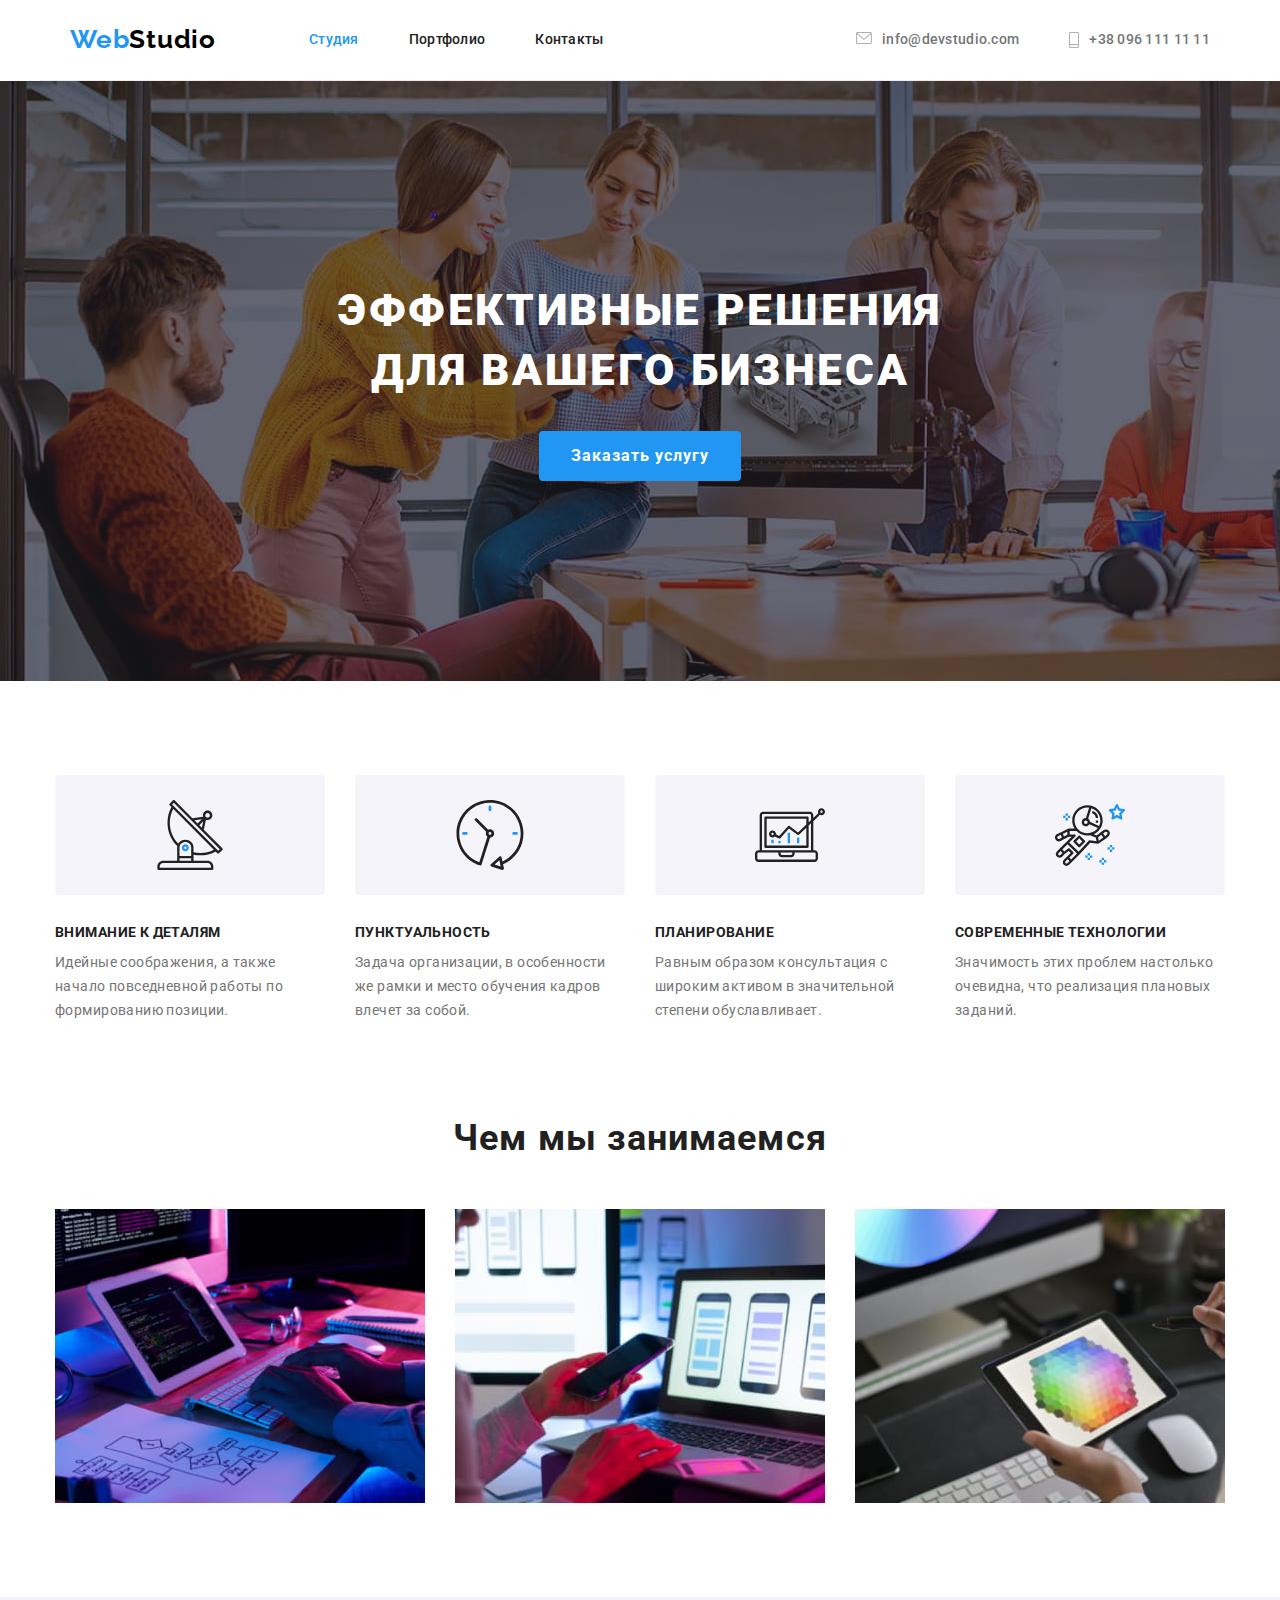
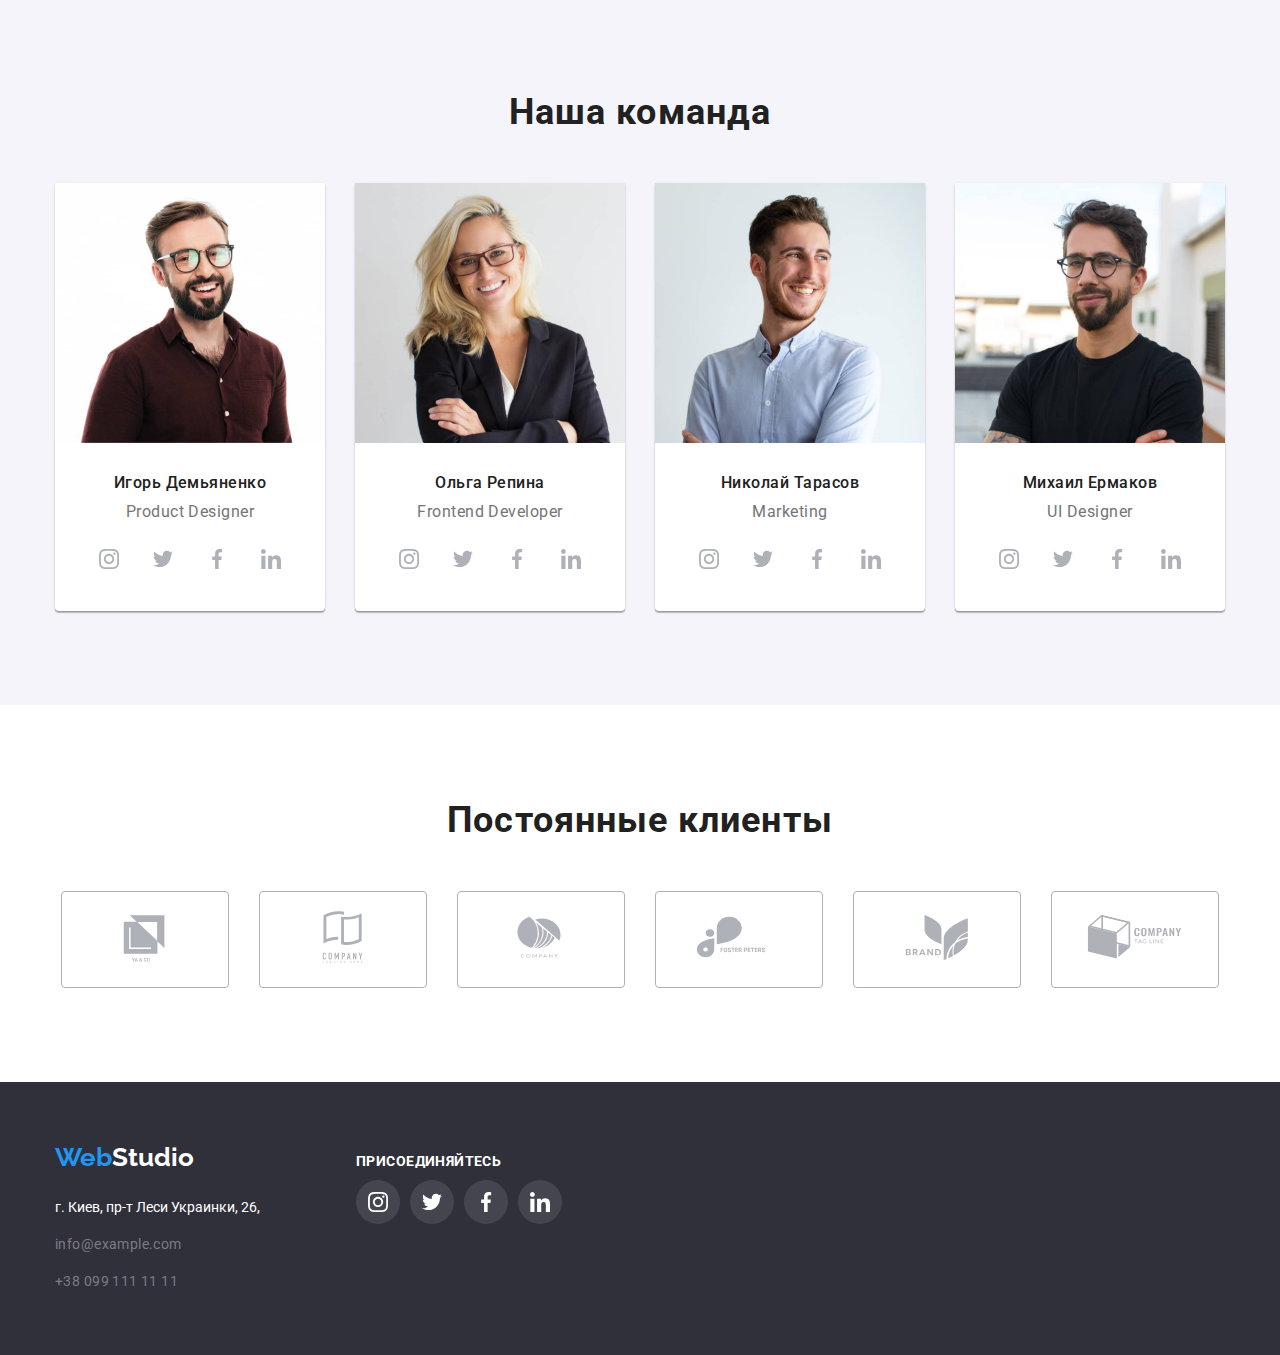
<file: index.html>
<!DOCTYPE html>
<html lang="ru">
<head>
    <meta charset="UTF-8">
    <meta http-equiv="X-UA-Compatible" content="IE=edge">
    <meta name="viewport" content="width=device-width, initial-scale=1.0">
    <title>Веб студия</title>
    <link rel="preconnect" href="https://fonts.googleapis.com">
    <link rel="preconnect" href="https://fonts.gstatic.com" crossorigin>
    <link href="https://fonts.googleapis.com/css2?family=Raleway:wght@700&family=Roboto:wght@400;500;700;900&display=swap" rel="stylesheet">
    <link rel="stylesheet" href="https://cdnjs.cloudflare.com/ajax/libs/modern-normalize/1.1.0/modern-normalize.min.css">
    <link rel="stylesheet" href="./css/styles.css">
</head>
<body>    
    <!-- Шапка страницы -->
 <header class="header page-header">
   <!-- The logo is always a link -->  
    <div class="container main-nav">   
          <a class="logo" lang="en" href="./index.html">        
          <span class="logo-part">Web</span>Studio
          </a>  
    
      <nav class="nav">      
        <ul class="site-nav list">
           <li class="site-nav item"><a class="site-nav-link current" href="./index.html">Студия</a></li>
           <li class="site-nav item"><a class="site-nav-link" href="./portfolio.html">Портфолио</a></li>
           <li class="site-nav item"><a class="site-nav-link" href="">Контакты</a></li>
        </ul>
      </nav>
        <ul class="auth-nav list">                       
          <li class="auth-nav item">       
            <a class="auth-nav-link" href="mailto:info@devstudio.com">
              <svg class="auth-nav-icon" width="16" height="12">
                <use href="./images/icons/symbol-defs.svg#icon-envelope"></use>
              </svg>              
              info@devstudio.com</a>
          </li>          
          <li class="auth-nav item">
            <a class="auth-nav-link" href="tel:+380961111111">
              <svg class="auth-nav-icon" width="10" height="16">
                <use href="./images/icons/symbol-defs.svg#icon-phone"></use>
              </svg>              
              +38 096 111 11 11</a>
          </li>
        </ul>   
    </div>    
 </header> 
   <!-- Уникальный контент страницы -->
<main>     
        <!-- Герой -->
         <section class="hero">
            <div class="container">
              <h1 class="hero-title">Эффективные решения для вашего бизнеса</h1>
              <button class="hero-button" type="button">Заказать услугу</button>  
            </div>              
        </section>   
 
     <!-- Features section -->
    <section class="section">
        <div class="container">
          <ul class="features-icon-list list">
            <li class="features-icon-item">
              <svg class="features-icon" width="70" height="70">
                <use href="./images/icons/symbol-defs.svg#icon-antenna"></use>
              </svg>
            </li> 
            <li class="features-icon-item">
              <svg class="features-icon" width="70" height="70">
                <use href="./images/icons/symbol-defs.svg#icon-clock"></use>
              </svg>
            </li> 
            <li class="features-icon-item">
              <svg class="features-icon" width="70" height="70">
                <use href="./images/icons/symbol-defs.svg#icon-diagram"></use>
              </svg>
            </li> 
            <li class="features-icon-item">
              <svg class="features-icon" width="70" height="70">
                <use href="./images/icons/symbol-defs.svg#icon-astronaut"></use>
              </svg>
            </li> 
          </ul>
            <h2 class="features-title centered" hidden>Методы работы</h2>
            <ul class="features list">
                <li class="features-item">
                    <h3 class="features title">Внимание к деталям</h3>
                    <p class="features-text">Идейные соображения, а также начало повседневной работы по формированию позиции.</p>                    
                </li>
                <li class="features-item">
                    <h3 class="features title">Пунктуальность</h3>
                    <p class="features-text">Задача организации, в особенности же рамки и место обучения кадров влечет за собой.</p>
                </li>
                <li class="features-item">
                    <h3 class="features title">Планирование</h3>
                    <p class="features-text">Равным образом консультация с широким активом в значительной степени обуславливает.</p>
                </li>
                <li class="features-item">
                    <h3 class="features title">Современные технологии</h3>
                    <p class="features-text">Значимость этих проблем настолько очевидна, что реализация плановых заданий.</p>
                </li>
            </ul>
        </div>
    </section>
    <!--Чем мы занимаемся-->
        <section class="section nopadding">
        <div class="container">
          <h2 class="work-title centered">Чем мы занимаемся</h2>
          <ul class="work list">
            <li class="work-item">
                <img lang="ru" src="./images/box1.jpg" alt="разработка програмного обеспечения" width="370" />
            </li>
            <li class="work-item">
                <img lang="ru" src="./images/box2.jpg" alt="работа с мобильным приложением" width="370" /> 
            </li>
            <li class="work-item">
                <img lang="ru" src="./images/box3.jpg" alt="подготовка палитры цветов" width="370" />
            </li>        
          </ul>  
        </div>        
    </section>
    <!--Наша команда-->
    <section class="section team" >
        <div class="container">
          <h2 class="team-titeled centered">Наша команда</h2>
          <ul class="team list">
            <li class="team-list-item">
                <div>
                <img class="card-img" src="./images/teamphoto1.jpg" alt="фотография дизайнера" width="270"/> 
                </div>
                <div class="team-card">
                  <h3 class="team-title">Игорь Демьяненко</h3>
                  <p class="team-text" lang="en">Product Designer</p> 
                  <ul class="social-list list">
                    <li class="social-list-item">
                      <a href="" class="social-list-link link" target="_blank">
                        <svg class="social-list-icon" width="20" height="20">
                          <use href="./images/icons/symbol-defs.svg#icon-instagram"></use>
                        </svg>
                      </a>
                    </li>

                    <li class="social-list-item">
                      <a href="" class="social-list-link link" target="_blank">
                        <svg class="social-list-icon" width="20" height="20">
                          <use href="./images/icons/symbol-defs.svg#icon-twitter"></use>
                        </svg>
                      </a>
                    </li>

                    <li class="social-list-item">
                      <a href="" class="social-list-link link" target="_blank">
                        <svg class="social-list-icon" width="20" height="20">
                          <use href="./images/icons/symbol-defs.svg#icon-facebook"></use>
                        </svg>
                      </a>
                    </li>

                    <li class="social-list-item">
                      <a href="" class="social-list-link link" target="_blank">
                        <svg class="social-list-icon" width="20" height="20">
                          <use href="./images/icons/symbol-defs.svg#icon-linkedin"></use>
                        </svg>
                      </a>
                    </li>
                  </ul>
                                  
                </div>                
            </li>
            <li class="team-list-item">
                <img src="./images/teamphoto2.jpg" alt="фотография разработчика" width="270"/> 
                <div class="team-card">
                  <h3 class="team-title">Ольга Репина</h3>
                  <p class="team-text" lang="en">Frontend Developer</p>
                  <ul class="social-list list">
                    <li class="social-list-item">
                      <a href="" class="social-list-link link" target="_blank" aria-label="Instagram ссылка">
                        <svg class="social-list-icon" width="20" height="20">
                          <use href="./images/icons/symbol-defs.svg#icon-instagram"></use>
                        </svg>
                      </a>
                    </li>
                  
                    <li class="social-list-item">
                      <a href="" class="social-list-link link" target="_blank" aria-label="Twitter ссылка">
                        <svg class="social-list-icon" width="20" height="20">
                          <use href="./images/icons/symbol-defs.svg#icon-twitter"></use>
                        </svg>
                      </a>
                    </li>
                  
                    <li class="social-list-item">
                      <a href="" class="social-list-link link" target="_blank" aria-label="Facebook ссылка">
                        <svg class="social-list-icon" width="20" height="20">
                          <use href="./images/icons/symbol-defs.svg#icon-facebook"></use>
                        </svg>
                      </a>
                    </li>
                  
                    <li class="social-list-item">
                      <a href="" class="social-list-link link" target="_blank" aria-label="Linkedin ссылка">
                        <svg class="social-list-icon" width="20" height="20">
                          <use href="./images/icons/symbol-defs.svg#icon-linkedin"></use>
                        </svg>
                      </a>
                    </li>
                  </ul>
                </div>                
            </li>
            <li class="team-list-item">
                <img src="./images/teamphoto3.jpg" alt="фотография маркетолога" width="270"/> 
                <div class="team-card">
                  <h3 class="team-title">Николай Тарасов</h3>
                  <p class="team-text" lang="en">Marketing</p>
                  <ul class="social-list list">
                    <li class="social-list-item">
                      <a href="" class="social-list-link link" target="_blank" aria-label="Instagram ссылка">
                        <svg class="social-list-icon" width="20" height="20">
                          <use href="./images/icons/symbol-defs.svg#icon-instagram"></use>
                        </svg>
                      </a>
                    </li>
                  
                    <li class="social-list-item">
                      <a href="" class="social-list-link link" target="_blank" aria-label="Twitter ссылка">
                        <svg class="social-list-icon" width="20" height="20">
                          <use href="./images/icons/symbol-defs.svg#icon-twitter"></use>
                        </svg>
                      </a>
                    </li>
                  
                    <li class="social-list-item">
                      <a href="" class="social-list-link link" target="_blank" aria-label="Facebook ссылка">
                        <svg class="social-list-icon" width="20" height="20">
                          <use href="./images/icons/symbol-defs.svg#icon-facebook"></use>
                        </svg>
                      </a>
                    </li>
                  
                    <li class="social-list-item">
                      <a href="" class="social-list-link link" target="_blank" aria-label="Linkedin ссылка">
                        <svg class="social-list-icon" width="20" height="20">
                          <use href="./images/icons/symbol-defs.svg#icon-linkedin"></use>
                        </svg>
                      </a>
                    </li>
                  </ul>
                </div>                
            </li>
            <li class="team-list-item">
                <img src="./images/teamphoto4.jpg" alt="фотография дизайнера интерфейсов" width="270"/> 
                <div class="team-card">
                  <h3 class="team-title">Михаил Ермаков</h3>
                  <p class="team-text" lang="en">UI Designer</p>
                  <ul class="social-list list">
                    <li class="social-list-item">
                      <a href="" class="social-list-link link" target="_blank" aria-label="Instagram ссылка">
                        <svg class="social-list-icon" width="20" height="20">
                          <use href="./images/icons/symbol-defs.svg#icon-instagram"></use>
                        </svg>
                      </a>
                    </li>
                  
                    <li class="social-list-item">
                      <a href="" class="social-list-link link" target="_blank" aria-label="Twitter ссылка">
                        <svg class="social-list-icon" width="20" height="20">
                          <use href="./images/icons/symbol-defs.svg#icon-twitter"></use>
                        </svg>
                      </a>
                    </li>
                  
                    <li class="social-list-item">
                      <a href="" class="social-list-link link" target="_blank" aria-label="Facebook ссылка">
                        <svg class="social-list-icon" width="20" height="20">
                          <use href="./images/icons/symbol-defs.svg#icon-facebook"></use>
                        </svg>
                      </a>
                    </li>
                  
                    <li class="social-list-item">
                      <a href="" class="social-list-link link" target="_blank" aria-label="Linkedin ссылка">
                        <svg class="social-list-icon" width="20" height="20">
                          <use href="./images/icons/symbol-defs.svg#icon-linkedin"></use>
                        </svg>
                      </a>
                    </li>
                  </ul>
                </div>                
            </li>
          </ul>   
        </div>        
    </section> 
    <!-- Постоянные клиенты -->
      <section class="section">
      <div class="container">
        <h2 class="clients-titled">Постоянные клиенты</h2>
        <ul class="clients-list list">
          <li class="clients-list-item">
              <svg class="clients-list-icon" width="106" height="60">
                <use href="./images/icons/symbol-defs.svg#icon-Logo"></use>
              </svg>            
          </li> 
          <li class="clients-list-item"> 
              <svg class="clients-list-icon" width="106" height="60">
                <use href="./images/icons/symbol-defs.svg#icon-Logo-1"></use>
              </svg>            
          </li> 
          <li class="clients-list-item"> 
              <svg class="clients-list-icon" width="106" height="60">
                <use href="./images/icons/symbol-defs.svg#icon-Logo-2"></use>
              </svg>           
          </li> 
          <li class="clients-list-item"> 
              <svg class="clients-list-icon" width="106" height="60">
                <use href="./images/icons/symbol-defs.svg#icon-Logo-3"></use>
              </svg>                       
          </li> 
          <li class="clients-list-item">            
              <svg class="clients-list-icon" width="106" height="60">
                <use href="./images/icons/symbol-defs.svg#icon-Logo-4"></use>
              </svg>            
          </li> 
          <li class="clients-list-item">            
              <svg class="clients-list-icon" width="106" height="60">
                <use href="./images/icons/symbol-defs.svg#icon-Logo-5"></use>
              </svg>            
          </li>         
          
        </ul>

      </div>
      </section>
</main>
    <!--Подвал страницы-->
    <footer class="footer page-footer">
        <div class="container common-footer">
          <div class="footer-main">
           <a class="footer-logo" lang="en" href="./index.html">        
           <span class="logo-part">Web</span>Studio
           </a>
           <address class="address">
            <p class="footer-address">
              г. Киев,
              пр-т Леси Украинки, 26,
            </p>
            
            <ul class="footer list">
              <li class="footer-link-mail"><a class="footer-link" href="mailto:info@example.com">info@example.com</a></li>
              <li><a class="footer-contact-link" href="tel:+380991111111">+38 099 111 11 11</a></li>          
            </ul>   
           </address>
          </div>
          <div class="footer-social">
            <p class="footer-social-title title">присоединяйтесь</p>
            <ul class="footer-social-list list">
              <li class="footer-social-item">
                <a class="footer-social-link link" href="" target="_blank" aria-label="Instagram ссылка">
                  <svg class="footer-social-icon" width="20" height="20">
                    <use href="./images/icons/symbol-defs.svg#icon-instagram"></use>
                  </svg>
                </a>
              </li>
              <li class="footer-social-item">
              <a class="footer-social-link link" href="" target="_blank" aria-label="Twitter ссылка">
                <svg class="footer-social-icon" width="20" height="20">
                  <use href="./images/icons/symbol-defs.svg#icon-twitter"></use>
                </svg>
              </a>
              </li>
              <li class="footer-social-item">
              <a class="footer-social-link link" href="" target="_blank" aria-label="Facebook ссылка">
                <svg class="footer-social-icon" width="20" height="20">
                  <use href="./images/icons/symbol-defs.svg#icon-facebook"></use>
                </svg>
              </a>
              </li>
              <li class="footer-social-item">
              <a class="footer-social-link link" href="" target="_blank" aria-label="Linkedin ссылка">
                <svg class="footer-social-icon" width="20" height="20">
                  <use href="./images/icons/symbol-defs.svg#icon-linkedin"></use>
                </svg>
              </a>
              </li>
            </ul>
          </div>
        </div> 
        
    </footer>   
</body>
</html>
</file>
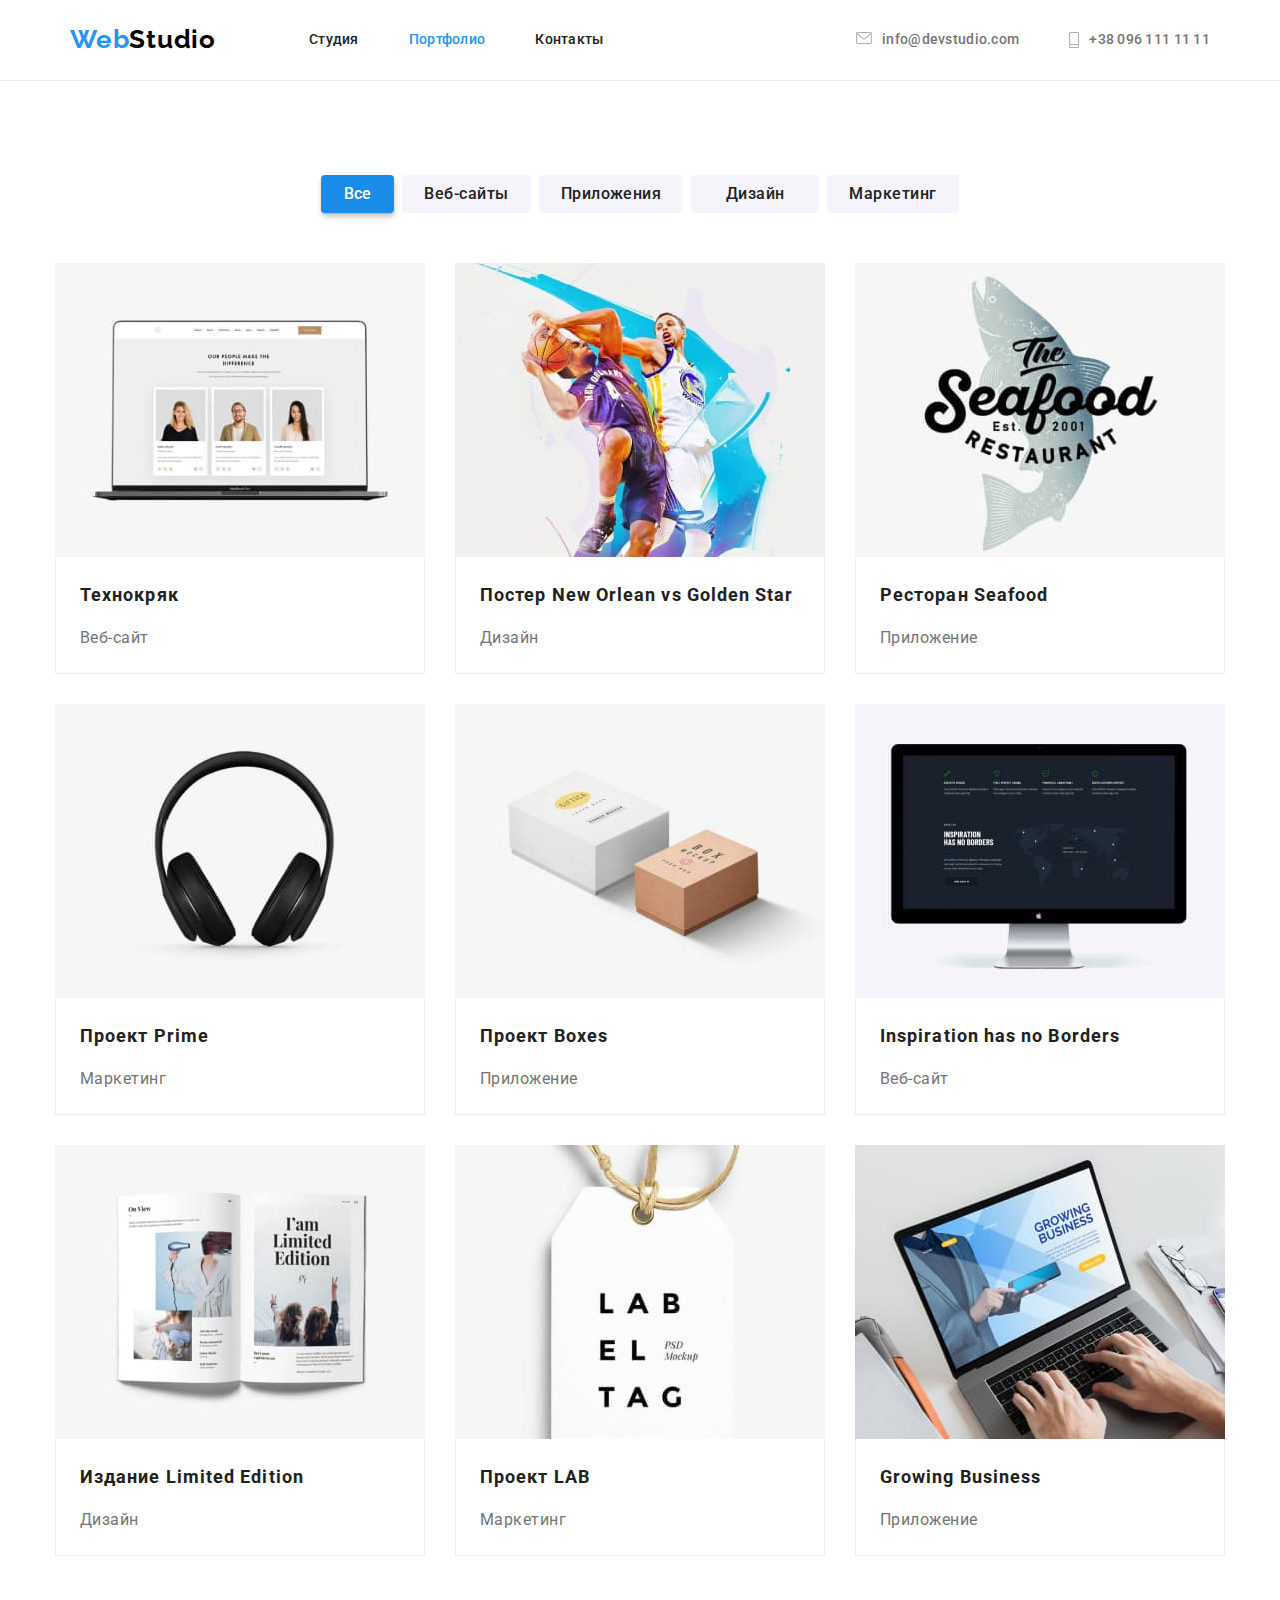
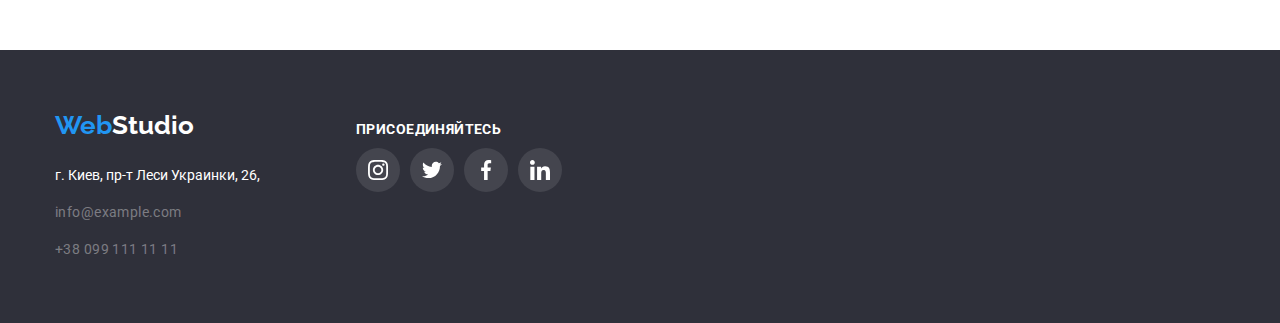
<file: portfolio.html>
<!DOCTYPE html>
<html lang="ru">
<head>
    <meta charset="UTF-8">
    <meta http-equiv="X-UA-Compatible" content="IE=edge">
    <meta name="viewport" content="width=device-width, initial-scale=1.0">
    <title>Портфолио</title>
    <link rel="preconnect" href="https://fonts.googleapis.com">
    <link rel="preconnect" href="https://fonts.gstatic.com" crossorigin>
    <link href="https://fonts.googleapis.com/css2?family=Raleway:wght@700&family=Roboto:wght@400;500;700;900&display=swap" rel="stylesheet">
    <link rel="stylesheet" href="https://cdnjs.cloudflare.com/ajax/libs/modern-normalize/1.1.0/modern-normalize.min.css">
    <link rel="stylesheet" href="./css/styles.css">
</head>
<body>
    <!-- Шапка страницы -->
   
<header class="header">
  <div class="page-header">
    <!-- The logo is always a link -->
    <div class="container main-nav">
          <a class="logo" lang="en" href="./index.html" >
          <span class="logo-part">Web</span>Studio
          </a>  
    
       <nav class="nav">    
            <ul class="site-nav list">
                 <li class="site-nav item"><a class="site-nav-link" href="./index.html">Студия</a></li>
                 <li class="site-nav item"><a class="site-nav-link current" href="./portfolio.html">Портфолио</a></li>
                 <li class="site-nav item"><a class="site-nav-link" href="">Контакты</a></li>
            </ul>
        </nav>
             <ul class="auth-nav list">
                 <li class="auth-nav item">
                   <a class="auth-nav-link" href="mailto:info@devstudio.com">
                    <svg class="auth-nav-icon" width="16" height="12">
                      <use href="./images/icons/symbol-defs.svg#icon-envelope"></use>
                    </svg>
                    info@devstudio.com</a></li>
                 <li class="auth-nav item">
                   <a class="auth-nav-link" href="tel:+380961111111">
                    <svg class="auth-nav-icon" width="10" height="16">
                      <use href="./images/icons/symbol-defs.svg#icon-phone"></use>
                    </svg>
                    +38 096 111 11 11</a></li>
             </ul> 
    </div> 
  </div>     
</header>

<!-- Уникальный контент страницы -->
<main class="main">
    <section class="section">
        <div class="container">
         <!-- Спрятать комментарий 
          фильтр-->
          <h1 class="filters-title" hidden>Наши проекты</h1>
            <ul class="filters-list list">
              <li class="filters item"><button class="button primary current" type="button">Все</button></li>
              <li class="filters item"><button class="button secondary" type="button">Веб-сайты</button></li>
              <li class="filters item"><button class="button secondary" type="button">Приложения</button></li>
              <li class="filters item"><button class="button secondary" type="button">Дизайн</button></li>
              <li class="filters item"><button class="button secondary" type="button">Маркетинг</button></li>
            </ul>
          
                <ul class="projects-list list">
                    
                    <li class="projects-item">
                      <img src="./images/project1.jpg" alt="технокряк веб сайт" width="370">
                      <div class="card-content">
                      <h2 class="projects-title title">Технокряк</h2>
                      <p class="projects-text">Веб-сайт</p>
                      </div>                       
                     </li>
                                        
                    <li class="projects-item">
                      <img src="./images/project2.jpg" alt="дизайн постера" width="370">
                      <div class="card-content">
                      <h2 class="projects-title title" lang="en">Постер New Orlean vs Golden Star</h2>
                      <p class="projects-text">Дизайн</p>
                      </div>
                    </li>
                                        
                    <li class="projects-item">
                      <img src="./images/project3.jpg" alt="логотип ресторана" width="370">
                      <div class="card-content">
                      <h2 class="projects-title title" >Ресторан <span lang="en">Seafood</span></h2>
                      <p class="projects-text">Приложение</p>
                      </div>
                    </li>
                                        
                    <li class="projects-item">
                      <img src="./images/project4.jpg" alt="наушники" width="370">
                      <div class="card-content">
                      <h2 class="projects-title title" >Проект <span lang="en">Prime</span></h2>
                      <p class="projects-text">Маркетинг</p>
                      </div>
                    </li>
                                        
                    <li class="projects-item">
                      <img src="./images/project5.jpg" alt="две коробки" width="370">
                      <div class="card-content">
                      <h2 class="projects-title title" >Проект <span lang="en">Boxes</span></h2>
                      <p class="projects-text">Приложение</p>
                      </div>
                    </li>
                                        
                    <li class="projects-item">
                      <img src="./images/project6.jpg" alt="компьютер моноблок" width="370">
                      <div class="card-content">
                      <h2 class="projects-title title" lang="en">Inspiration has no Borders</h2>
                      <p class="projects-text">Веб-сайт</p>
                      </div>
                    </li>
                                        
                    <li class="projects-item">
                      <img src="./images/project7.jpg" alt="открытая книга" width="370">
                      <div class="card-content">
                      <h2 class="projects-title title" >Издание <span lang="en">Limited Edition</span></h2>
                      <p class="projects-text">Дизайн</p>
                      </div>
                    </li>
                                        
                    <li class="projects-item">
                      <img src="./images/project8.jpg" alt="бирка с логотипом" width="370">
                      <div class="card-content">
                      <h2 class="projects-title title" >Проект <span lang="en">LAB</span></h2>
                      <p class="projects-text">Маркетинг</p>
                      </div>
                    </li>
                                        
                    <li class="projects-item">
                      <img src="./images/project9.jpg" alt="человек работающий за ноутбуком" width="370">
                      <div class="card-content">
                      <h2 class="projects-title title" lang="en">Growing Business</h2>
                      <p class="projects-text">Приложение</p>
                      </div>
                    </li>
                    
                </ul>          
        </div>
    </section>
</main>
<!--Подвал страницы-->
<footer class="footer page-footer">
    <div class="container common-footer">
      <div class="footer-main">
        <a class="footer-logo" lang="en" href="./index.html">
          <span class="logo-part">Web</span>Studio
        </a>
        <address class="address">
          <p class="footer-address">
            г. Киев,
            пр-т Леси Украинки, 26,
          </p>
    
          <ul class="footer list">
            <li class="footer-link-mail"><a class="footer-link" href="mailto:info@example.com">info@example.com</a></li>
            <li><a class="footer-contact-link" href="tel:+380991111111">+38 099 111 11 11</a></li>
          </ul>
        </address>
      </div>
      <div class="footer-social">
        <p class="footer-social-title title">присоединяйтесь</p>
        <ul class="footer-social-list list">
          <li class="footer-social-item">
            <a class="footer-social-link link" href="" target="_blank" aria-label="Instagram ссылка">
              <svg class="footer-social-icon" width="20" height="20">
                <use href="./images/icons/symbol-defs.svg#icon-instagram"></use>
              </svg>
            </a>
          </li>
          <li class="footer-social-item">
            <a class="footer-social-link link" href="" target="_blank" aria-label="Twitter ссылка">
              <svg class="footer-social-icon" width="20" height="20">
                <use href="./images/icons/symbol-defs.svg#icon-twitter"></use>
              </svg>
            </a>
          </li>
          <li class="footer-social-item">
            <a class="footer-social-link link" href="" target="_blank" aria-label="Facebook ссылка">
              <svg class="footer-social-icon" width="20" height="20">
                <use href="./images/icons/symbol-defs.svg#icon-facebook"></use>
              </svg>
            </a>
          </li>
          <li class="footer-social-item">
            <a class="footer-social-link link" href="" target="_blank" aria-label="Linkedin ссылка">
              <svg class="footer-social-icon" width="20" height="20">
                <use href="./images/icons/symbol-defs.svg#icon-linkedin"></use>
              </svg>
            </a>
          </li>
        </ul>
      </div>
    </div>
</footer>    
</body>
</html>
</file>
<file: css/styles.css>
:root {
  --main-text-color: #212121;
  --paragraph-text-color: #757575;
  --accent-color: #2196f3;
  --accessorial-text-color-transparency: #ffffff60;
  --accessorial-text-color: #ffffff;
  --button-accent-color: #188ce8;
  --logo-text-color: #000000;
  --accent-bg-color: #2f303a;
  --portfolio-main-color: #e5e5e5;
  --buttom-bg-color: #f5f4fa;
  --card-shadow: 0px 1px 3px rgba(0, 0, 0, 0.12),
    0px 1px 1px rgba(0, 0, 0, 0.14), 0px 2px 1px rgba(0, 0, 0, 0.2);
  --header-border-color: #ececec;
  --container-projects-border: #eeeeee;
  --hero-overlay: rgba(47, 48, 58, 0.4);
  --icon-color: #afb1b8;
  --portfolio-projects-shadow: 0px 1px 1px rgba(0, 0, 0, 0.12),
    0px 4px 4px rgba(0, 0, 0, 0.06), 1px 4px 6px rgba(0, 0, 0, 0.16);
  --filters-shadow: 0px 1px 1px rgba(0, 0, 0, 0.12),
    0px 4px 4px rgba(0, 0, 0, 0.06), 1px 4px 6px rgba(0, 0, 0, 0.16);
}

/* цвет героя background: #2F303A; */
/* основной цвет хедера ;  */
/*  цвет секции наша команда #F5F4FA; */
/* цвет секции наша команда #E5E5E5; */
/* основной цвет текста */

html {
  box-sizing: border-box;
}
*,
*::before,
*::after {
  box-sizing: inherit;
}

body {
  margin: 0;
  font-family: "Roboto", "sans-serif";
  font-size: 14px;

  color: var(--paragraph-text-color);
}

h1,
h2,
h3,
p {
  margin: 0;
}

img {
  display: block;
  max-width: 100%;
  height: auto;
}

.container,
.page-header {
  width: 1200px;
  margin: 0 auto;
  padding: 0 15px;
}

.header {
  background-color: var(--accessorial-text-color);
  border-bottom: 1px solid var(--header-border-color);
}

.page-header {
  display: flex;
  align-items: center;
}

/* main-nav */

.main-nav {
  display: flex;
}

/* logo */
.logo {
  display: inline-block;
  padding-top: 24px;
  padding-bottom: 25px;

  font-family: "Raleway", "sans-serif";
  font-weight: 700;
  font-size: 26px;
  line-height: 1.2;
  letter-spacing: 0.03em;
  text-decoration: none;
  color: var(--logo-text-color);
}

.logo-part {
  color: var(--accent-color);
}

.list {
  padding: 0;
  margin: 0;

  list-style: none;
}

.nav {
  margin-left: 93px;
}
/* site nav */

.site-nav {
  display: flex;
  margin-inline-start: auto;
}

.site-nav .item + .item {
  margin-left: 50px;
}

.site-nav-link {
  display: block;
  padding-top: 32px;
  padding-bottom: 32px;

  font-weight: 500;
  font-size: 14px;
  line-height: 1.14;
  letter-spacing: 0.02em;
  text-decoration: none;

  color: var(--main-text-color);
}

.site-nav-link:hover,
.site-nav-link:focus,
.auth-nav-link:hover,
.auth-nav-link:focus,
.site-nav-link.current {
  color: var(--accent-color);
}

.auth-nav {
  display: flex;
  margin-left: auto;
}

.auth-nav-link {
  display: flex;
  padding-top: 32px;
  padding-bottom: 32px;

  font-weight: 500;
  font-size: 14px;
  line-height: 1.14;
  letter-spacing: 0.02em;
  text-decoration: none;

  color: var(--paragraph-text-color);
}

.auth-nav-icon {
  margin-right: 10px;
  fill: var(--icon-color);
}

.auth-nav-link:hover .auth-nav-icon,
.auth-nav-link:focus .auth-nav-icon {
  fill: currentColor;
}

.auth-nav .item + .item {
  margin-left: 50px;
}

/* hero */

.hero {
  min-height: 600px;
  max-width: 1600px;
  margin-bottom: 0;
  padding-top: 200px;
  padding-bottom: 200px;
  margin-left: auto;
  margin-right: auto;

  text-align: center;
  background-color: var(--accent-bg-color);
  background-image: linear-gradient(var(--hero-overlay), var(--hero-overlay)),
    url(../images/herobg.jpg);
  background-size: cover;
  background-repeat: no-repeat;
}

.hero-title {
  max-width: 696px;
  margin: 0 auto;

  margin-top: 0;
  margin-bottom: 30px;

  font-weight: 900;
  font-size: 44px;
  line-height: 1.36;

  letter-spacing: 0.06em;
  text-transform: uppercase;

  color: var(--accessorial-text-color);
}

/* hero-button */

.hero-button {
  display: inline-block;
  border: none;
  border-radius: 4px;
  padding: 10px 32px;
  min-width: 200px;

  font-weight: 700;
  font-size: 16px;
  line-height: 1.9;
  align-items: center;
  text-align: center;
  letter-spacing: 0.06em;

  background-color: var(--accent-color);
  color: var(--accessorial-text-color);

  cursor: pointer;
}

.hero-button:hover,
.hero-button:focus {
  background-color: var(--button-accent-color);
  color: var(--accessorial-text-color);
}

/* section */

.section {
  padding-top: 94px;
  padding-bottom: 94px;
}

.section.nopadding {
  padding-top: 0;
}
.section-title,
.title {
  margin-top: 0;
  margin-bottom: 10px;

  font-weight: 700;
  font-size: 14px;
  line-height: 1.14;
  letter-spacing: 0.03em;

  color: var(--main-text-color);
}

/* features */
.features-icon-list {
  display: flex;
  justify-content: center;
  margin-bottom: 30px;
}

.features-icon-item {
  width: 270px;
  height: 120px;
  padding: 25px 100px;

  box-sizing: border-box;
  background: var(--buttom-bg-color);
  border-radius: 4px;
  display: flex;
  justify-content: center;
  align-items: center;
}

.features-icon-item + .features-icon-item {
  margin-left: 30px;
}

.features {
  display: flex;
}

.features-item:not(:last-child) {
  margin-right: 30px;
}

.features-title {
  margin-top: 0;
  margin-bottom: 10px;
}

.features.title {
  text-transform: uppercase;
}

.features-text {
  margin-top: 0;
  margin-bottom: 0;
  width: 270px;

  font-size: 14px;
  line-height: 1.71;
  letter-spacing: 0.03em;

  color: var(--paragraph-text-color);
}

/* our work  and our team*/
.features-titled.centered,
.team-titeled.centered,
.work-title,
.clients-titled {
  margin-top: 0;
  margin-bottom: 50px;

  text-align: center;

  font-weight: 700;
  font-size: 36px;
  line-height: 1.17;
  letter-spacing: 0.03em;

  color: var(--main-text-color);
}

.work {
  display: flex;
}

.work-item {
  flex-basis: calc((100%- 60px) / 3);
  margin-right: 30px;
}

.work-item:nth-child(3n) {
  margin-right: 0;
}

/* our team */
.team {
  display: flex;

  background-color: var(--buttom-bg-color);
}

.team-list-item {
  flex-basis: calc((100%- 90px) / 4);
  margin-right: 30px;

  background-color: var(--accessorial-text-color);
  box-shadow: var(--card-shadow);
  border-radius: 0px 0px 4px 4px;
}

.team-list-item:nth-child(4n) {
  margin-right: 0;
}

.card-img {
  width: 270px;
  height: 260px;
}

.team-card {
  padding-top: 30px;
  padding-bottom: 30px;
  text-align: center;
}

.team-title {
  margin-top: 0;
  margin-bottom: 10px;

  font-weight: 500;
  font-size: 16px;
  line-height: 1.19;
  letter-spacing: 0.03em;

  color: var(--main-text-color);
}

.team-text {
  font-size: 16px;
  line-height: 1.19;
  letter-spacing: 0.03em;
  margin-bottom: 16px;

  color: var(--paragraph-text-color);
}

/* social icons */
.social-list {
  display: flex;
  justify-content: center;
}

.social-list-item + .social-list-item {
  margin-left: 10px;
}

.link {
  text-decoration: none;
}

.social-list-link {
  width: 44px;
  height: 44px;
  border-radius: 50%;
  display: flex;
  justify-content: center;
  align-items: center;
  fill: var(--icon-color);
}

.social-list-link:hover,
.social-list-link:focus {
  background-color: var(--accent-color);
  fill: var(--accessorial-text-color);
}

.clients-list {
  display: flex;
  justify-content: center;
  align-items: center;

  /* margin: 0;
  padding: 0; */
}

.clients-list-item {
  flex-basis: calc((100%-150px) / 6);
  padding: 16px 30px;
  border: 1px solid #afb1b8;
  border-radius: 4px;
  box-sizing: border-box;
  fill: var(--icon-color);
}

.clients-list-item:hover {
  border-color: var(--accent-color);
  fill: var(--accent-color);
}

.clients-list-item + .clients-list-item {
  margin-left: 30px;
}

.clients-list-link {
  display: flex;
  justify-content: center;
  align-items: center;
}

/* footer */
.footer {
  background-color: var(--accent-bg-color);
  color: var(--accessorial-text-color);
}

.page-footer {
  padding-top: 60px;
  padding-bottom: 60px;
}

.common-footer {
  display: flex;
  justify-content: flex-start;
  align-items: baseline;
}

.footer-main {
  display: flex;
  flex-wrap: wrap;
  max-width: 231px;
  margin-right: 0;
}

.footer-social {
  margin-left: 70px;
}

.footer-logo {
  display: flex;
  margin-bottom: 20px;

  text-decoration: none;

  font-family: "Raleway";
  font-weight: 700;
  font-size: 26px;
  line-height: 1.19;
  color: var(--accessorial-text-color);
}

.footer-address {
  margin-bottom: 9px;
}

.footer-link-mail {
  margin-bottom: 9px;
}

.footer-link:hover,
.footer-link:focus,
.footer-contact-link:hover,
.footer-contact-link:focus {
  color: var(--accent-color);
}

.footer-link,
.footer-contact-link {
  line-height: 1.71;
  letter-spacing: 0.03em;

  color: var(--accessorial-text-color-transparency);
  text-decoration: none;
}

.footer-social-list {
  display: flex;
  justify-content: start;
}

.footer-social-item + .footer-social-item {
  margin-left: 10px;
}

.footer-social-title {
  color: var(--accessorial-text-color);
  text-transform: uppercase;
}

.footer-social-link {
  width: 44px;
  height: 44px;
  border-radius: 50%;
  display: flex;
  justify-content: center;
  align-items: center;
  fill: var(--accessorial-text-color);
  background-color: rgba(255, 255, 255, 0.1);
}

.footer-social-link:hover,
.footer-social-link:focus {
  background-color: var(--accent-color);
}
/* portfolio */

.main {
  background-color: var(--accessorial-text-color);
}

/* button */

.button {
  display: inline-block;
  border: none;
  border-radius: 4px;
  padding: 6px 22px;

  font-family: Roboto;
  font-weight: 500;
  font-size: 16px;
  line-height: 1.62;
  text-align: center;
  letter-spacing: 0.03em;

  cursor: pointer;
}

.button.primary,
.button:hover,
.button:focus,
.button.current {
  min-width: 73px;

  background-color: var(--button-accent-color);
  color: var(--accessorial-text-color);
  box-shadow: var(--filters-shadow);
}

.button.secondary {
  min-width: 128px;

  background-color: var(--buttom-bg-color);
  color: var(--main-text-color);
}

.button.secondary:hover,
.button.secondary:focus {
  background-color: var(--button-accent-color);
  color: var(--accessorial-text-color);
  box-shadow: var(--filters-shadow);
}

/* --filters */

.filters-list {
  display: flex;
  justify-content: center;
  margin-bottom: 50px;
}

.filters-title {
  margin: 0;
}

.filters.item:not(:last-child) {
  margin-right: 8px;
}
/* --Portfolio */

.projects-list {
  display: flex;
  flex-wrap: wrap;
}

.projects-item {
  flex-basis: calc((100% - 60px) / 3);
  margin-right: 30px;
  margin-bottom: 30px;
}

.projects-item:nth-child(3n) {
  margin-right: 0;
}

.projects-item:nth-last-child(-n + 3) {
  margin-bottom: 0;
}

.projects-item:hover,
.projects-item:focus {
  box-shadow: var(--portfolio-projects-shadow);
}

.card-content {
  padding: 20px 24px;
  text-align: left;

  border: 1px solid var(--container-projects-border);
  border-top: none;
}

.projects-title {
  font-weight: 700;
  font-size: 18px;
  line-height: 2;
  letter-spacing: 0.06em;
}

.projects-text {
  font-size: 16px;
  line-height: 1.88;
  letter-spacing: 0.03em;
}

.address {
  font-style: normal;
  font-size: 14px;
  line-height: 2;
}
</file>
